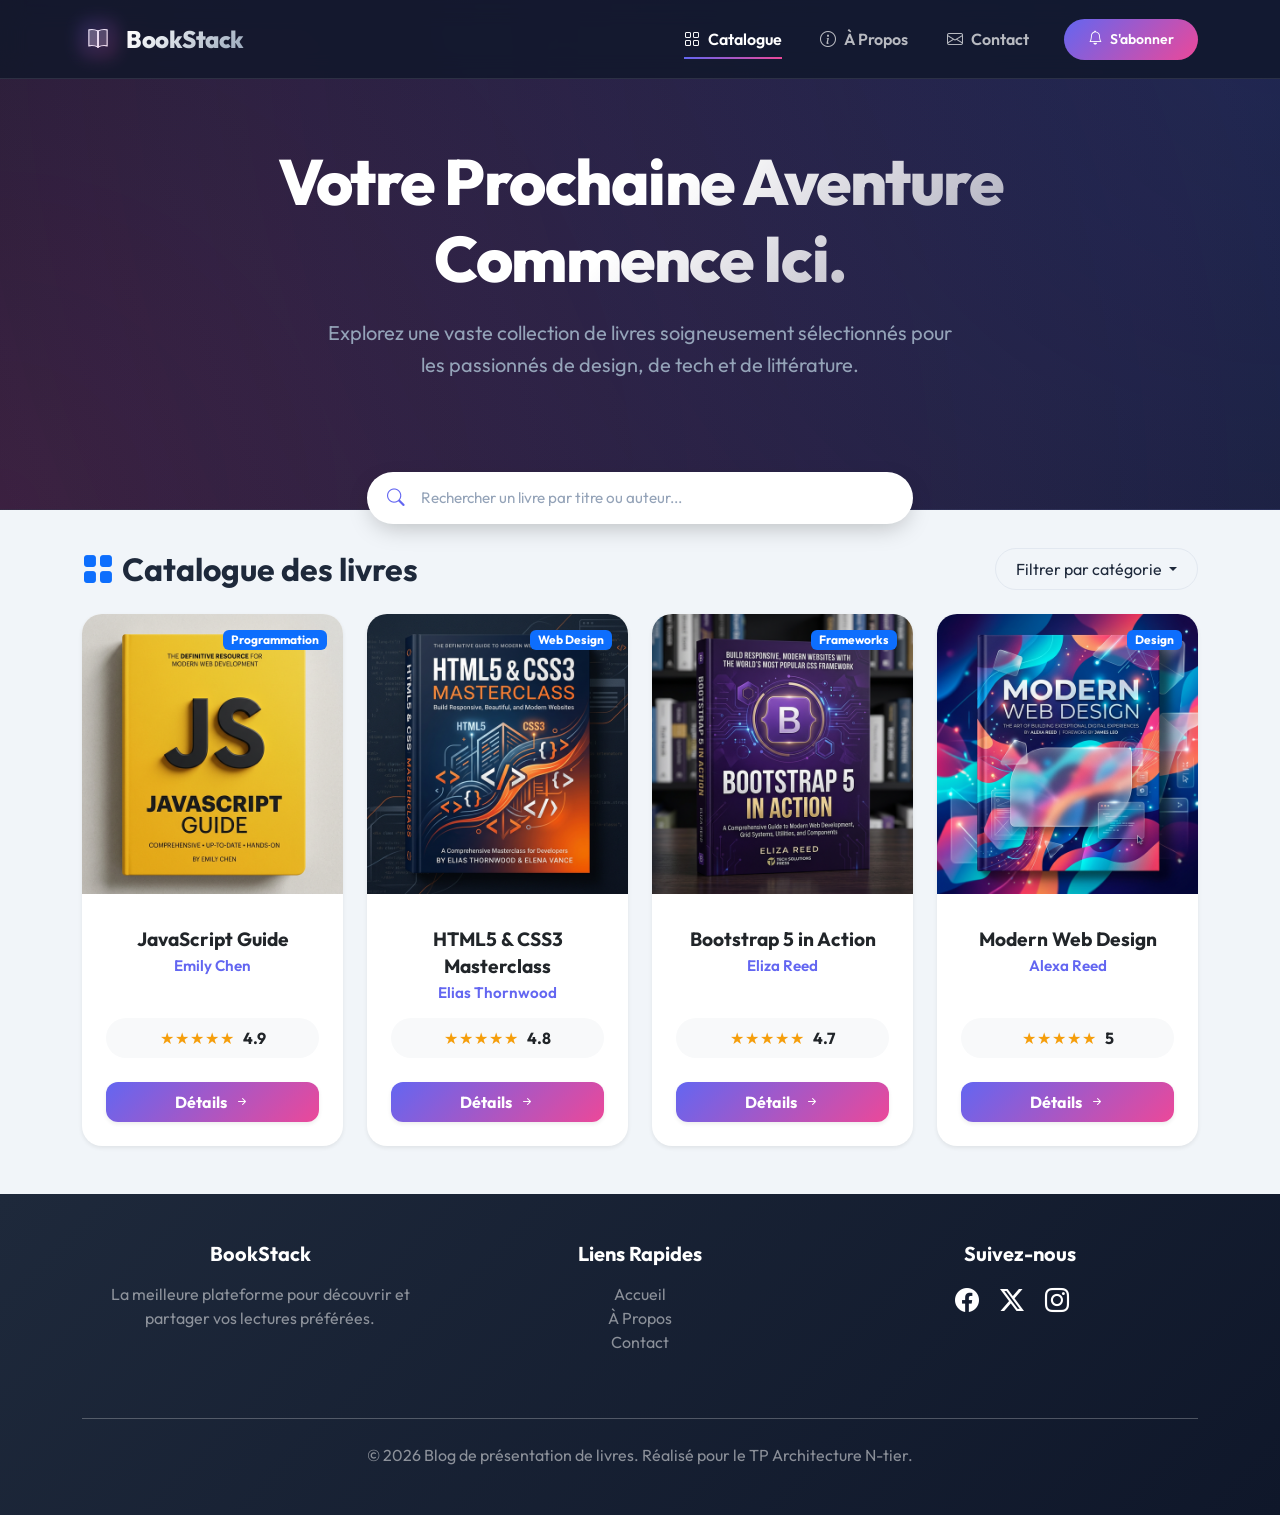
<file: index.html>
<!DOCTYPE html>
<html lang="fr">

<head>
    <meta charset="UTF-8">
    <meta name="viewport" content="width=device-width, initial-scale=1.0">
    <title>Mon Blog De Livres - Catalogue</title>
    <link href="https://cdn.jsdelivr.net/npm/bootstrap@5.3.0/dist/css/bootstrap.min.css" rel="stylesheet">
    <link rel="stylesheet" href="https://cdn.jsdelivr.net/npm/bootstrap-icons@1.11.1/font/bootstrap-icons.css">
    <link href="https://fonts.googleapis.com/css2?family=Outfit:wght@300;400;600;700&display=swap" rel="stylesheet">
    <link rel="stylesheet" href="css/style.css">
    <link rel="icon" type="image/svg+xml" href="favicon.svg">
</head>

<body>


    <nav class="navbar navbar-expand-lg navbar-dark fixed-top">
        <div class="container">
            <a class="navbar-brand" href="index.html">
                <div class="brand-logo-wrapper">
                    <div class="brand-logo-bg"></div>
                    <svg width="32" height="32" viewBox="0 0 56 56" fill="none" xmlns="http://www.w3.org/2000/svg">
                        <path d="M28 14 L28 42" stroke="white" stroke-width="3" stroke-linecap="round" />
                        <path d="M12 12 Q20 10 28 14 L28 42 Q20 38 12 40 Z" fill="rgba(255,255,255,0.3)" stroke="white"
                            stroke-width="2" />
                        <path d="M44 12 Q36 10 28 14 L28 42 Q36 38 44 40 Z" fill="rgba(255,255,255,0.2)" stroke="white"
                            stroke-width="2" />
                    </svg>
                </div>
                BookStack
            </a>
            <button class="navbar-toggler" type="button" data-bs-toggle="collapse" data-bs-target="#navbarNav">
                <span class="navbar-toggler-icon"></span>
            </button>
            <div class="collapse navbar-collapse" id="navbarNav">
                <ul class="navbar-nav ms-auto align-items-center">
                    <li class="nav-item"><a class="nav-link active" href="index.html"><i class="bi bi-grid me-2"></i>Catalogue</a></li>
                    <li class="nav-item"><a class="nav-link" href="about.html"><i class="bi bi-info-circle me-2"></i>À Propos</a></li>
                    <li class="nav-item"><a class="nav-link" href="contact.html"><i class="bi bi-envelope me-2"></i>Contact</a></li>
                    <li class="nav-item ms-lg-3">
                        <a href="#" class="btn btn-primary btn-sm rounded-pill px-4"><i class="bi bi-bell me-2"></i>S'abonner</a>
                    </li>
                </ul>
            </div>
        </div>
    </nav>

    <section class="hero-section">
        <div class="container mt-4">
            <h1 class="hero-title">Votre Prochaine Aventure <br> Commence Ici.</h1>
            <p class="hero-subtitle">Explorez une vaste collection de livres soigneusement sélectionnés pour les
                passionnés de design, de tech et de littérature.</p>
        </div>
    </section>


    <div class="search-wrapper">
        <div class="container">
            <div class="row justify-content-center">
                <div class="col-12 col-sm-10 col-md-8 col-lg-6">
                    <div class="search-box">
                        <span class="search-icon">
                            <i class="bi bi-search"></i>
                        </span>
                        <input type="text" id="search-input" class="search-field"
                            placeholder="Rechercher un livre par titre ou auteur...">
                    </div>
                </div>
            </div>
        </div>
    </div>


    <main class="container my-4">
        <div class="d-flex justify-content-between align-items-center mb-4 flex-wrap gap-3">
            <h2 class="fw-bold m-0">
                <i class="bi bi-grid-fill me-2 text-primary"></i>Catalogue des livres
            </h2>
            <div class="dropdown">
                <button class="btn btn-outline-secondary dropdown-toggle" type="button" data-bs-toggle="dropdown">
                    Filtrer par catégorie
                </button>
                <ul class="dropdown-menu">
                    <li><a class="dropdown-item category-filter" href="#" data-category="all">Toutes</a></li>
                    <li><a class="dropdown-item category-filter" href="#"
                            data-category="Programmation">Programmation</a></li>
                    <li><a class="dropdown-item category-filter" href="#" data-category="Web Design">Web Design</a></li>
                    <li><a class="dropdown-item category-filter" href="#" data-category="Frameworks">Frameworks</a></li>
                    <li><a class="dropdown-item category-filter" href="#" data-category="Design">Design</a></li>
                </ul>
            </div>
        </div>

        <section id="book-list" class="row g-4">
            <div class="text-center py-5">
                <div class="spinner-border text-primary" role="status"></div>
                <p class="mt-2">Chargement du catalogue...</p>
            </div>
        </section>
    </main>


    <footer class="text-white text-center py-5 mt-auto">
        <div class="container">
            <div class="row">
                <div class="col-md-4 mb-4">
                    <h5 class="fw-bold mb-3">BookStack</h5>
                    <p class="text-white-50">La meilleure plateforme pour découvrir et partager vos lectures préférées.
                    </p>
                </div>
                <div class="col-md-4 mb-4">
                    <h5 class="fw-bold mb-3">Liens Rapides</h5>
                    <ul class="list-unstyled">
                        <li><a href="index.html" class="text-white-50 text-decoration-none">Accueil</a></li>
                        <li><a href="about.html" class="text-white-50 text-decoration-none">À Propos</a></li>
                        <li><a href="contact.html" class="text-white-50 text-decoration-none">Contact</a></li>
                    </ul>
                </div>
                <div class="col-md-4 mb-4">
                    <h5 class="fw-bold mb-3">Suivez-nous</h5>
                    <div class="fs-4">
                        <i class="bi bi-facebook me-3"></i>
                        <i class="bi bi-twitter-x me-3"></i>
                        <i class="bi bi-instagram me-3"></i>
                    </div>
                </div>
            </div>
            <hr class="my-4 opacity-25">
            <p class="mb-0 text-white-50">&copy; 2026 Blog de présentation de livres. Réalisé pour le TP Architecture
                N-tier.</p>
        </div>
    </footer>

    <script src="https://cdn.jsdelivr.net/npm/bootstrap@5.3.0/dist/js/bootstrap.bundle.min.js"></script>
    <script src="js/app.js"></script>
</body>

</html>
</file>
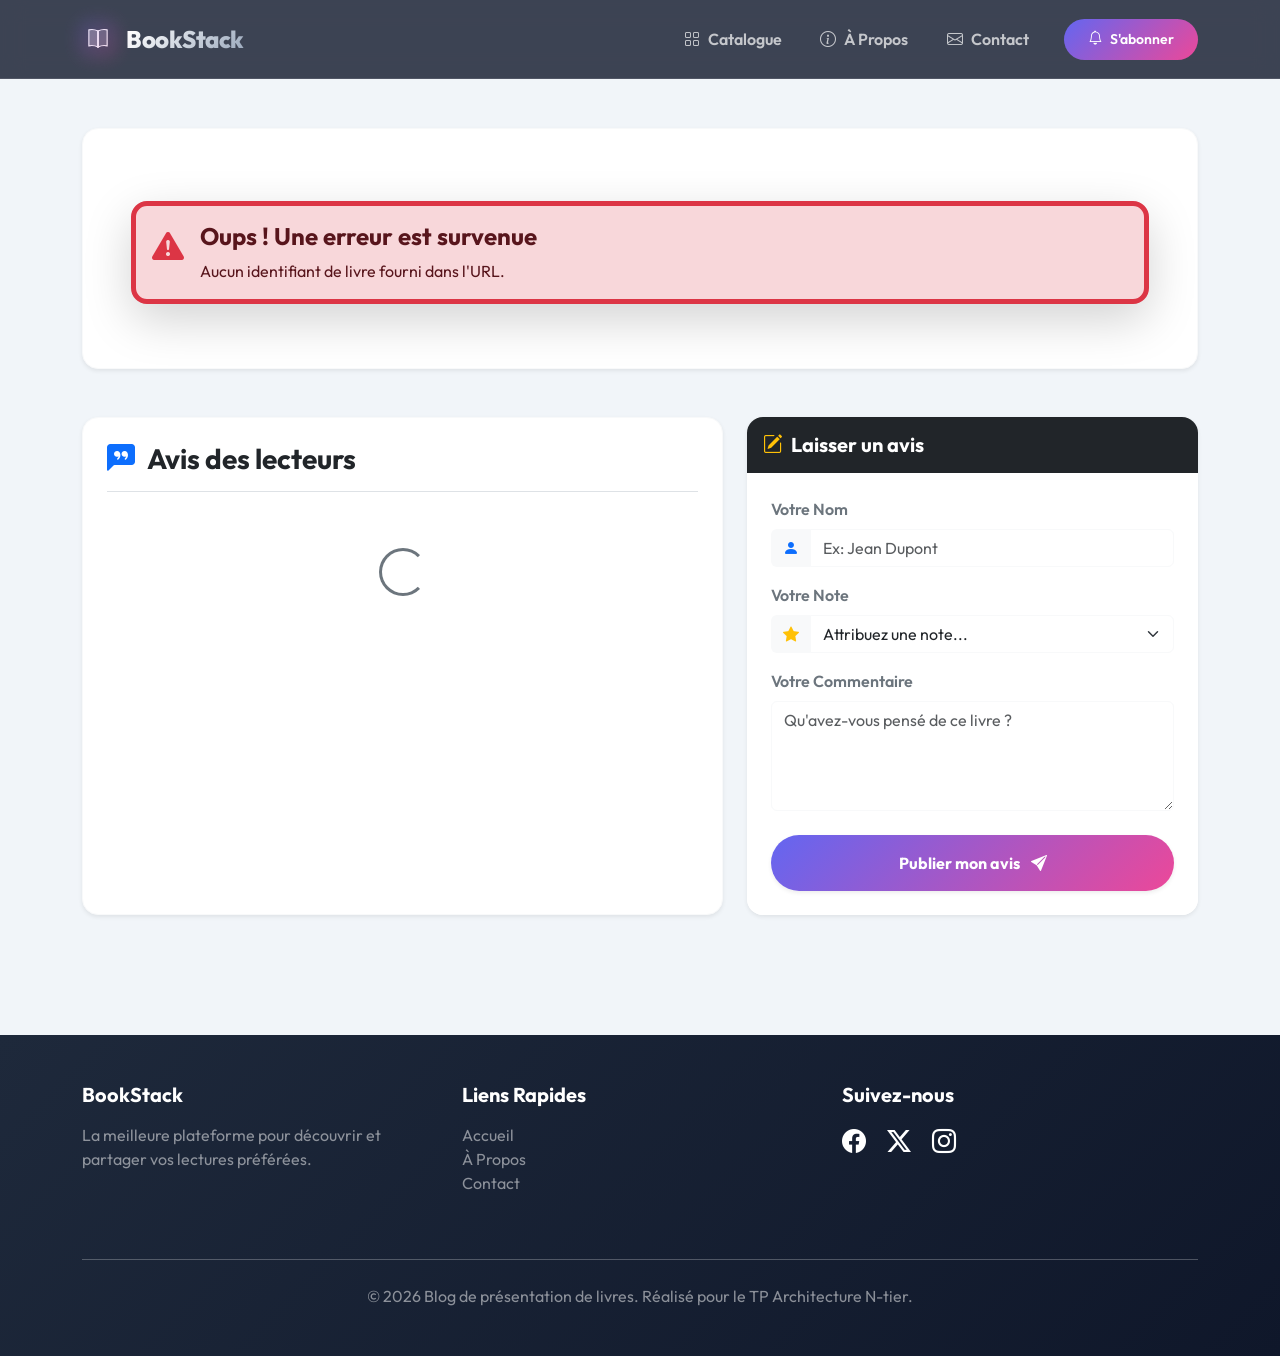
<file: book.html>
<!DOCTYPE html>
<html lang="fr">

<head>
    <meta charset="UTF-8">
    <meta name="viewport" content="width=device-width, initial-scale=1.0">
    <title>Détails du livre - BookStack</title>
    <link href="https://cdn.jsdelivr.net/npm/bootstrap@5.3.0/dist/css/bootstrap.min.css" rel="stylesheet">
    <link rel="stylesheet" href="https://cdn.jsdelivr.net/npm/bootstrap-icons@1.11.1/font/bootstrap-icons.css">
    <link href="https://fonts.googleapis.com/css2?family=Outfit:wght@300;400;600;700&display=swap" rel="stylesheet">
    <link rel="stylesheet" href="css/style.css">
    <link rel="icon" type="image/svg+xml" href="favicon.svg">
</head>

<body>


    <nav class="navbar navbar-expand-lg navbar-dark fixed-top">
        <div class="container">
            <a class="navbar-brand" href="index.html">
                <div class="brand-logo-wrapper">
                    <div class="brand-logo-bg"></div>
                    <svg width="32" height="32" viewBox="0 0 56 56" fill="none" xmlns="http://www.w3.org/2000/svg">
                        <path d="M28 14 L28 42" stroke="white" stroke-width="3" stroke-linecap="round" />
                        <path d="M12 12 Q20 10 28 14 L28 42 Q20 38 12 40 Z" fill="rgba(255,255,255,0.3)" stroke="white"
                            stroke-width="2" />
                        <path d="M44 12 Q36 10 28 14 L28 42 Q36 38 44 40 Z" fill="rgba(255,255,255,0.2)" stroke="white"
                            stroke-width="2" />
                    </svg>
                </div>
                BookStack
            </a>
            <button class="navbar-toggler" type="button" data-bs-toggle="collapse" data-bs-target="#navbarNav">
                <span class="navbar-toggler-icon"></span>
            </button>
            <div class="collapse navbar-collapse" id="navbarNav">
                <ul class="navbar-nav ms-auto align-items-center">
                    <li class="nav-item"><a class="nav-link" href="index.html"><i class="bi bi-grid me-2"></i>Catalogue</a></li>
                    <li class="nav-item"><a class="nav-link" href="about.html"><i class="bi bi-info-circle me-2"></i>À Propos</a></li>
                    <li class="nav-item"><a class="nav-link" href="contact.html"><i class="bi bi-envelope me-2"></i>Contact</a></li>
                    <li class="nav-item ms-lg-3">
                        <a href="#" class="btn btn-primary btn-sm rounded-pill px-4"><i class="bi bi-bell me-2"></i>S'abonner</a>
                    </li>
                </ul>
            </div>
        </div>
    </nav>

    <!-- Spacer pour le navbar fixed -->
    <div style="height: 80px;"></div>

    <!-- MAIN -->
    <main class="container my-5 flex-grow-1">

        <section id="book-details" class="bg-white p-4 p-md-5 rounded-4 shadow-sm mb-5 border border-light">
            <div class="text-center py-5">
                <div class="spinner-border text-primary" role="status" style="width: 3rem; height: 3rem;">
                    <span class="visually-hidden">Chargement...</span>
                </div>
                <p class="mt-3 text-secondary fw-semibold">Chargement des informations du livre...</p>
            </div>
        </section>

        <div class="row g-4 pb-5">


            <div class="col-lg-7 mb-4">
                <div class="bg-white p-4 rounded-4 shadow-sm h-100 border border-light">
                    <h3 class="mb-4 text-dark border-bottom pb-3 fw-bold">
                        <i class="bi bi-chat-left-quote-fill text-primary me-2"></i>
                        Avis des lecteurs
                    </h3>
                    <div id="reviews-list" class="p-2">
                        <div class="text-center py-4">
                            <div class="spinner-border spinner-border-sm text-secondary" role="status"></div>
                        </div>
                    </div>
                </div>
            </div>

            <!-- Formulaire -->
            <div class="col-lg-5 mb-4">
                <div class="card shadow-sm border-0 rounded-4 overflow-hidden h-100">
                    <div class="card-header bg-dark text-white p-3 border-0">
                        <h5 class="mb-0 fw-bold"><i class="bi bi-pencil-square text-warning me-2"></i>Laisser un avis
                        </h5>
                    </div>
                    <div class="card-body bg-white p-4">
                        <form id="add-review-form">
                            <div class="mb-3">
                                <label for="userName" class="form-label text-secondary fw-semibold">Votre Nom</label>
                                <div class="input-group">
                                    <span class="input-group-text bg-light text-primary border-0"><i
                                            class="bi bi-person-fill"></i></span>
                                    <input type="text" class="form-control border-light" id="userName"
                                        placeholder="Ex: Jean Dupont" required>
                                </div>
                            </div>
                            <div class="mb-3">
                                <label for="userRating" class="form-label text-secondary fw-semibold">Votre Note</label>
                                <div class="input-group">
                                    <span class="input-group-text bg-light text-warning border-0"><i
                                            class="bi bi-star-fill"></i></span>
                                    <select class="form-select border-light" id="userRating" required>
                                        <option value="" disabled selected>Attribuez une note...</option>
                                        <option value="5">5 - Excellent chef-d'œuvre !</option>
                                        <option value="4">4 - Très bon livre</option>
                                        <option value="3">3 - Correct, sans plus</option>
                                        <option value="2">2 - Décevant</option>
                                        <option value="1">1 - Je n'ai pas aimé du tout</option>
                                    </select>
                                </div>
                            </div>
                            <div class="mb-4">
                                <label for="userComment" class="form-label text-secondary fw-semibold">Votre
                                    Commentaire</label>
                                <textarea class="form-control border-light" id="userComment" rows="4"
                                    placeholder="Qu'avez-vous pensé de ce livre ?" required></textarea>
                            </div>
                            <button type="submit" class="btn btn-primary w-100 rounded-pill py-3 shadow-sm fw-bold">
                                Publier mon avis <i class="bi bi-send-fill ms-2"></i>
                            </button>
                        </form>
                        <div id="form-feedback"></div>
                    </div>
                </div>
            </div>

        </div>
    </main>


    <footer class="text-white text-center py-5 mt-auto">
        <div class="container">
            <div class="row text-start">
                <div class="col-md-4 mb-4">
                    <h5 class="fw-bold mb-3">BookStack</h5>
                    <p class="text-white-50">La meilleure plateforme pour découvrir et partager vos lectures préférées.
                    </p>
                </div>
                <div class="col-md-4 mb-4">
                    <h5 class="fw-bold mb-3">Liens Rapides</h5>
                    <ul class="list-unstyled">
                        <li><a href="index.html" class="text-white-50 text-decoration-none">Accueil</a></li>
                        <li><a href="about.html" class="text-white-50 text-decoration-none">À Propos</a></li>
                        <li><a href="contact.html" class="text-white-50 text-decoration-none">Contact</a></li>
                    </ul>
                </div>
                <div class="col-md-4 mb-4">
                    <h5 class="fw-bold mb-3">Suivez-nous</h5>
                    <div class="fs-4">
                        <i class="bi bi-facebook me-3"></i>
                        <i class="bi bi-twitter-x me-3"></i>
                        <i class="bi bi-instagram me-3"></i>
                    </div>
                </div>
            </div>
            <hr class="my-4 opacity-25">
            <p class="mb-0 text-white-50">&copy; 2026 Blog de présentation de livres. Réalisé pour le TP Architecture
                N-tier.</p>
        </div>
    </footer>

    <script src="https://cdn.jsdelivr.net/npm/bootstrap@5.3.0/dist/js/bootstrap.bundle.min.js"></script>
    <script src="js/app.js"></script>
</body>

</html>
</file>
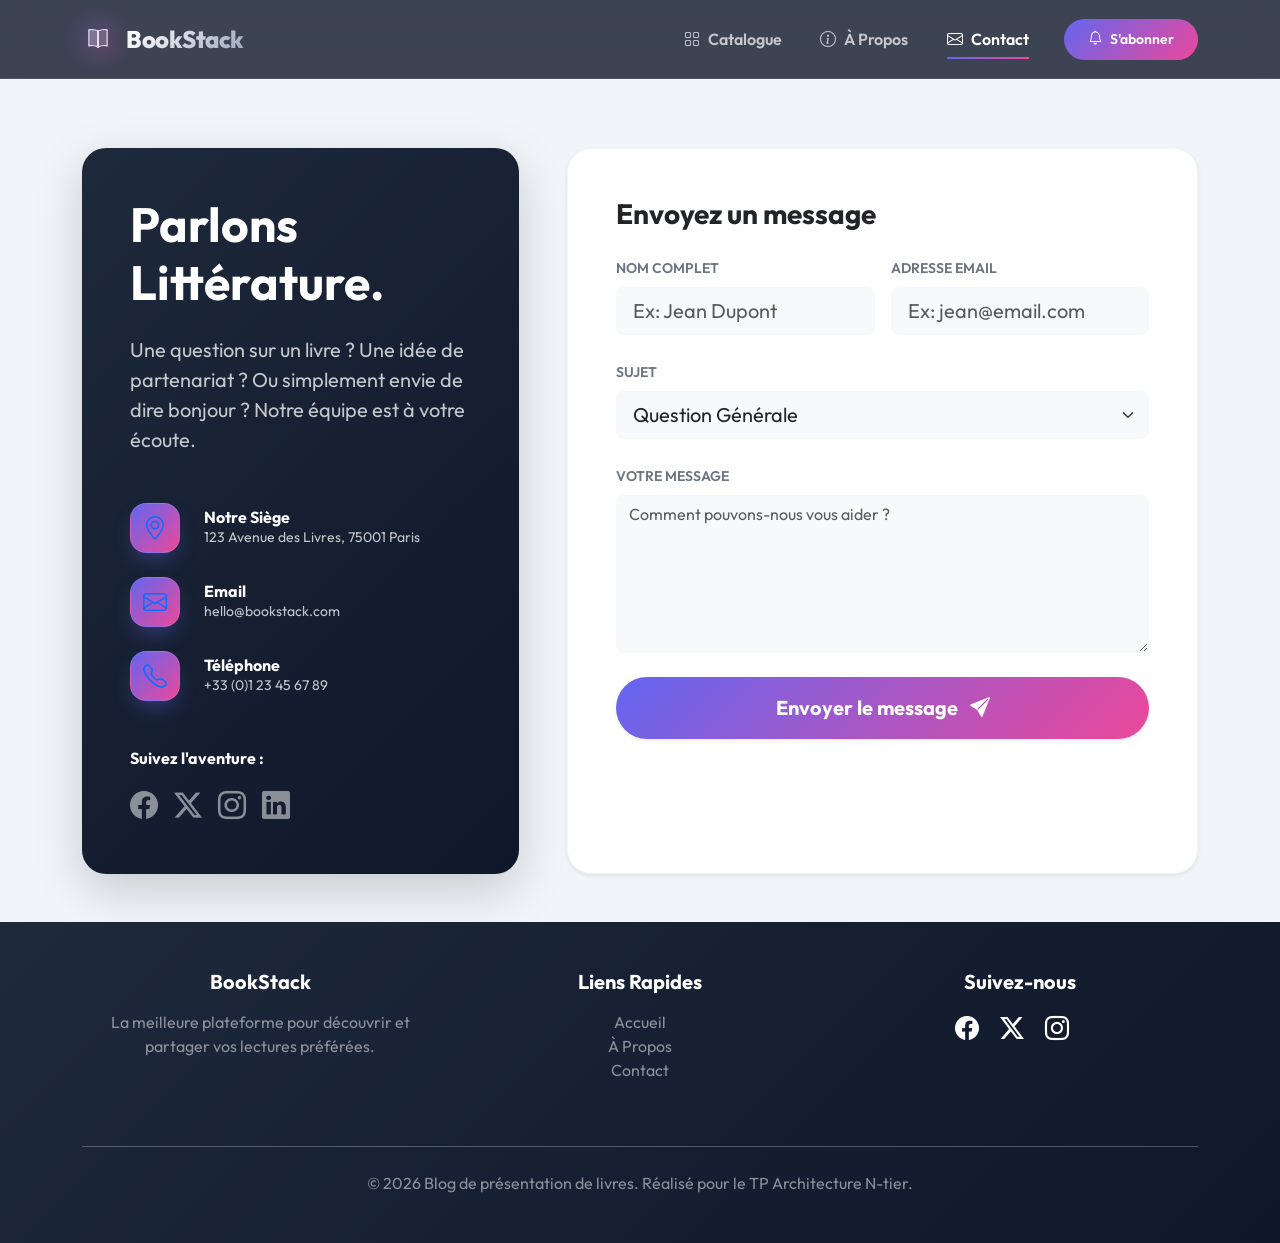
<file: contact.html>
<!DOCTYPE html>
<html lang="fr">

<head>
    <meta charset="UTF-8">
    <meta name="viewport" content="width=device-width, initial-scale=1.0">
    <title>Contact - BookStack</title>
    <link href="https://cdn.jsdelivr.net/npm/bootstrap@5.3.0/dist/css/bootstrap.min.css" rel="stylesheet">
    <link rel="stylesheet" href="https://cdn.jsdelivr.net/npm/bootstrap-icons@1.11.1/font/bootstrap-icons.css">
    <link href="https://fonts.googleapis.com/css2?family=Outfit:wght@300;400;600;700&display=swap" rel="stylesheet">
    <link rel="stylesheet" href="css/style.css">
    <link rel="icon" type="image/svg+xml" href="favicon.svg">
</head>

<body>

    <nav class="navbar navbar-expand-lg navbar-dark fixed-top">
        <div class="container">
            <a class="navbar-brand" href="index.html">
                <div class="brand-logo-wrapper">
                    <div class="brand-logo-bg"></div>
                    <svg width="32" height="32" viewBox="0 0 56 56" fill="none" xmlns="http://www.w3.org/2000/svg">
                        <path d="M28 14 L28 42" stroke="white" stroke-width="3" stroke-linecap="round" />
                        <path d="M12 12 Q20 10 28 14 L28 42 Q20 38 12 40 Z" fill="rgba(255,255,255,0.3)" stroke="white"
                            stroke-width="2" />
                        <path d="M44 12 Q36 10 28 14 L28 42 Q36 38 44 40 Z" fill="rgba(255,255,255,0.2)" stroke="white"
                            stroke-width="2" />
                    </svg>
                </div>
                BookStack
            </a>
            <button class="navbar-toggler" type="button" data-bs-toggle="collapse" data-bs-target="#navbarNav">
                <span class="navbar-toggler-icon"></span>
            </button>
            <div class="collapse navbar-collapse" id="navbarNav">
                <ul class="navbar-nav ms-auto align-items-center">
                    <li class="nav-item"><a class="nav-link" href="index.html"><i class="bi bi-grid me-2"></i>Catalogue</a></li>
                    <li class="nav-item"><a class="nav-link" href="about.html"><i class="bi bi-info-circle me-2"></i>À Propos</a></li>
                    <li class="nav-item"><a class="nav-link active" href="contact.html"><i class="bi bi-envelope me-2"></i>Contact</a></li>
                    <li class="nav-item ms-lg-3">
                        <a href="#" class="btn btn-primary btn-sm rounded-pill px-4"><i class="bi bi-bell me-2"></i>S'abonner</a>
                    </li>
                </ul>
            </div>
        </div>
    </nav>


    <div style="height: 100px;"></div>

    <main class="container my-5">
        <div class="row g-5 align-items-stretch">

            <div class="col-lg-5">
                <div class="contact-info-card shadow-lg">
                    <h2 class="display-5 fw-bold mb-4">Parlons Littérature.</h2>
                    <p class="opacity-75 mb-5 fs-5">
                        Une question sur un livre ? Une idée de partenariat ? Ou simplement envie de dire bonjour ?
                        Notre équipe est à votre écoute.
                    </p>

                    <div class="d-flex align-items-center gap-4 mb-4">
                        <div class="icon-box mb-0 bg-white bg-opacity-10 border border-white border-opacity-10"
                            style="width: 50px; height: 50px;">
                            <i class="bi bi-geo-alt text-primary"></i>
                        </div>
                        <div>
                            <h6 class="mb-0 fw-bold">Notre Siège</h6>
                            <p class="small opacity-75 mb-0">123 Avenue des Livres, 75001 Paris</p>
                        </div>
                    </div>

                    <div class="d-flex align-items-center gap-4 mb-4">
                        <div class="icon-box mb-0 bg-white bg-opacity-10 border border-white border-opacity-10"
                            style="width: 50px; height: 50px;">
                            <i class="bi bi-envelope text-primary"></i>
                        </div>
                        <div>
                            <h6 class="mb-0 fw-bold">Email</h6>
                            <p class="small opacity-75 mb-0">hello@bookstack.com</p>
                        </div>
                    </div>

                    <div class="d-flex align-items-center gap-4 mb-5">
                        <div class="icon-box mb-0 bg-white bg-opacity-10 border border-white border-opacity-10"
                            style="width: 50px; height: 50px;">
                            <i class="bi bi-telephone text-primary"></i>
                        </div>
                        <div>
                            <h6 class="mb-0 fw-bold">Téléphone</h6>
                            <p class="small opacity-75 mb-0">+33 (0)1 23 45 67 89</p>
                        </div>
                    </div>

                    <div class="mt-auto">
                        <h6 class="mb-3 fw-bold">Suivez l'aventure :</h6>
                        <div class="fs-3 d-flex gap-3">
                            <a href="#" class="text-white opacity-50 opacity-100-hover transition-all"><i
                                    class="bi bi-facebook"></i></a>
                            <a href="#" class="text-white opacity-50 opacity-100-hover transition-all"><i
                                    class="bi bi-twitter-x"></i></a>
                            <a href="#" class="text-white opacity-50 opacity-100-hover transition-all"><i
                                    class="bi bi-instagram"></i></a>
                            <a href="#" class="text-white opacity-50 opacity-100-hover transition-all"><i
                                    class="bi bi-linkedin"></i></a>
                        </div>
                    </div>
                </div>
            </div>


            <div class="col-lg-7">
                <div class="contact-form-card shadow-sm h-100">
                    <h3 class="fw-bold mb-4 text-dark">Envoyez un message</h3>
                    <form id="contact-form">
                        <div class="row g-3 mb-4">
                            <div class="col-md-6">
                                <label class="form-label fw-semibold text-secondary small text-uppercase">Nom
                                    Complet</label>
                                <input type="text" class="form-control form-control-lg border-light bg-light rounded-3"
                                    placeholder="Ex: Jean Dupont" required>
                            </div>
                            <div class="col-md-6">
                                <label class="form-label fw-semibold text-secondary small text-uppercase">Adresse
                                    Email</label>
                                <input type="email" class="form-control form-control-lg border-light bg-light rounded-3"
                                    placeholder="Ex: jean@email.com" required>
                            </div>
                        </div>
                        <div class="mb-4">
                            <label class="form-label fw-semibold text-secondary small text-uppercase">Sujet</label>
                            <select class="form-select form-select-lg border-light bg-light rounded-3">
                                <option selected>Question Générale</option>
                                <option>Sugesstion Littéraire</option>
                                <option>Problème Technique</option>
                                <option>Partenariat</option>
                            </select>
                        </div>
                        <div class="mb-4">
                            <label class="form-label fw-semibold text-secondary small text-uppercase">Votre
                                Message</label>
                            <textarea class="form-control border-light bg-light rounded-3" rows="6"
                                placeholder="Comment pouvons-nous vous aider ?" required></textarea>
                        </div>
                        <button type="submit" class="btn btn-primary btn-lg w-100 rounded-pill py-3 shadow-sm fw-bold">
                            Envoyer le message <i class="bi bi-send-fill ms-2"></i>
                        </button>
                    </form>
                    <div id="contact-feedback" class="mt-4"></div>
                </div>
            </div>
        </div>
    </main>


    <footer class="text-white text-center py-5 mt-auto">
        <div class="container">
            <div class="row">
                <div class="col-md-4 mb-4">
                    <h5 class="fw-bold mb-3">BookStack</h5>
                    <p class="text-white-50">La meilleure plateforme pour découvrir et partager vos lectures préférées.
                    </p>
                </div>
                <div class="col-md-4 mb-4">
                    <h5 class="fw-bold mb-3">Liens Rapides</h5>
                    <ul class="list-unstyled">
                        <li><a href="index.html" class="text-white-50 text-decoration-none">Accueil</a></li>
                        <li><a href="about.html" class="text-white-50 text-decoration-none">À Propos</a></li>
                        <li><a href="contact.html" class="text-white-50 text-decoration-none">Contact</a></li>
                    </ul>
                </div>
                <div class="col-md-4 mb-4">
                    <h5 class="fw-bold mb-3">Suivez-nous</h5>
                    <div class="fs-4">
                        <i class="bi bi-facebook me-3"></i>
                        <i class="bi bi-twitter-x me-3"></i>
                        <i class="bi bi-instagram me-3"></i>
                    </div>
                </div>
            </div>
            <hr class="my-4 opacity-25">
            <p class="mb-0 text-white-50">&copy; 2026 Blog de présentation de livres. Réalisé pour le TP Architecture
                N-tier.</p>
        </div>
    </footer>

    <script src="https://cdn.jsdelivr.net/npm/bootstrap@5.3.0/dist/js/bootstrap.bundle.min.js"></script>
    <script>
        document.getElementById('contact-form').addEventListener('submit', function (e) {
            e.preventDefault();
            const feedback = document.getElementById('contact-feedback');
            feedback.innerHTML = `
                <div class="alert alert-success border-0 shadow-sm rounded-4 py-3 animate-fadeIn">
                    <div class="d-flex align-items-center">
                        <i class="bi bi-check-circle-fill me-3 fs-4"></i>
                        <div>
                            <strong>Message envoyé !</strong> Nous vous répondrons dans les plus brefs délais.
                        </div>
                    </div>
                </div>
            `;
            this.reset();
        });
    </script>
</body>

</html>
</file>
<file: css/style.css>
@import url('https://fonts.googleapis.com/css2?family=Outfit:wght@300;400;600;700&display=swap');

:root {
    --primary-color: #6366f1;
    --primary-hover: #4f46e5;
    --secondary-color: #ec4899;
    --dark-bg: #0f172a;
    --card-bg: #ffffff;
    --text-main: #1e293b;
    --text-muted: #64748b;
    --glass-bg: rgba(255, 255, 255, 0.7);
    --glass-border: rgba(255, 255, 255, 0.3);
}

* {
    margin: 0;
    padding: 0;
    box-sizing: border-box;
}

body {
    display: flex;
    flex-direction: column;
    min-height: 100vh;
    background-color: #f1f5f9;
    font-family: 'Outfit', sans-serif;
    color: var(--text-main);
}

/*  HEADER & NAVBAR COMBINED */
.navbar {
    background: rgba(15, 23, 42, 0.8) !important;
    backdrop-filter: blur(12px);
    -webkit-backdrop-filter: blur(12px);
    border-bottom: 1px solid rgba(255, 255, 255, 0.1);
    padding: 1rem 0;
    transition: all 0.4s ease;
}

.navbar-brand {
    font-size: 1.5rem;
    font-weight: 800 !important;
    letter-spacing: -0.5px;
    background: linear-gradient(135deg, #fff 30%, #94a3b8 100%);
    -webkit-background-clip: text;
    background-clip: text;
    -webkit-text-fill-color: transparent;
    display: flex;
    align-items: center;
}

.brand-logo-wrapper {
    position: relative;
    display: flex;
    align-items: center;
    justify-content: center;
    margin-right: 12px;
}

.brand-logo-bg {
    position: absolute;
    width: 40px;
    height: 40px;
    background: linear-gradient(135deg, var(--primary-color), var(--secondary-color));
    border-radius: 12px;
    opacity: 0.2;
    filter: blur(8px);
    animation: pulse 3s infinite;
}

@keyframes pulse {
    0% { transform: scale(1); opacity: 0.2; }
    50% { transform: scale(1.2); opacity: 0.4; }
    100% { transform: scale(1); opacity: 0.2; }
}

.nav-link {
    font-weight: 600;
    padding: 0.5rem 1.2rem !important;
    color: rgba(255, 255, 255, 0.7) !important;
    transition: all 0.3s cubic-bezier(0.4, 0, 0.2, 1);
    position: relative;
}

.nav-link::after {
    content: '';
    position: absolute;
    bottom: 0;
    left: 1.2rem;
    right: 1.2rem;
    height: 2px;
    background: linear-gradient(90deg, var(--primary-color), var(--secondary-color));
    transform: scaleX(0);
    transition: transform 0.3s ease;
}

.nav-link:hover {
    color: #fff !important;
    transform: translateY(-1px);
}

.nav-link:hover::after {
    transform: scaleX(1);
}

.nav-link.active {
    color: #fff !important;
}

.nav-link.active::after {
    transform: scaleX(1);
}

/* HERO SECTION (replaces header on index) */
.hero-section {
    background: radial-gradient(circle at top right, rgba(99, 102, 241, 0.2), transparent),
                radial-gradient(circle at bottom left, rgba(236, 72, 153, 0.2), transparent),
                var(--dark-bg);
    padding: 120px 0 80px;
    text-align: center;
    color: white;
    border-bottom: 1px solid rgba(255, 255, 255, 0.05);
}

.hero-title {
    font-size: 4rem;
    font-weight: 800;
    margin-bottom: 1.2rem;
    background: linear-gradient(135deg, #fff 50%, rgba(255,255,255,0.4) 100%);
    -webkit-background-clip: text;
    background-clip: text;
    -webkit-text-fill-color: transparent;
    letter-spacing: -1.5px;
}

.hero-subtitle {
    font-size: 1.25rem;
    color: #94a3b8;
    max-width: 650px;
    margin: 0 auto 3rem;
    line-height: 1.6;
}

/* SEARCH BAR INTEGRATION */
.search-wrapper {
    margin-top: -38px;
    position: relative;
    z-index: 100;
}

.search-box {
    display: flex;
    align-items: center;
    background: #ffffff;
    border-radius: 50px;
    box-shadow: 0 8px 24px -6px rgba(0, 0, 0, 0.25);
    overflow: hidden;
    /* Hauteur fixe pour éviter les décalages */
    height: 52px;
}

.search-icon {
    display: flex;
    align-items: center;
    padding: 0 16px 0 20px;
    color: var(--primary-color);
    font-size: 1.1rem;
    flex-shrink: 0;
}

.search-field {
    flex: 1;
    border: none;
    outline: none;
    font-family: 'Outfit', sans-serif;
    font-size: 0.95rem;
    color: var(--text-main);
    background: transparent;
    padding: 0 20px 0 0;
    height: 100%;
}

.search-field::placeholder {
    color: #94a3b8;
}

/* BOOK CARDS */
.book-card {
    transition: all 0.4s cubic-bezier(0.4, 0, 0.2, 1);
    border: none;
    border-radius: 20px;
    overflow: hidden;
    height: 100%;
    background: var(--card-bg);
    box-shadow: 0 4px 6px -1px rgb(0 0 0 / 0.1), 0 2px 4px -2px rgb(0 0 0 / 0.1);
}

.book-card:hover {
    transform: translateY(-8px);
    box-shadow: 0 25px 30px -12px rgba(0, 0, 0, 0.2);
}

.book-card .card-img-top {
    height: 280px;
    object-fit: cover;
    transition: transform 0.5s ease;
}

.book-card:hover .card-img-top {
    transform: scale(1.03);
}

.card-body {
    padding: 1.5rem;
}

.card-title {
    font-weight: 700;
    font-size: 1.2rem;
    margin-bottom: 0.5rem;
    line-height: 1.4;
}

.card-subtitle {
    color: var(--primary-color) !important;
    font-weight: 600;
    font-size: 0.95rem;
}

.card-text {
    color: var(--text-muted);
    font-size: 0.9rem;
    margin: 0.75rem 0;
}

/* Badge catégorie */
.badge-category {
    background: linear-gradient(135deg, var(--primary-color), var(--secondary-color));
    font-size: 0.7rem;
    padding: 5px 12px;
    border-radius: 50px;
    display: inline-block;
    color: white;
    font-weight: 600;
    letter-spacing: 0.3px;
}

/* DETAIL PAGE */
.book-detail-img {
    border-radius: 24px;
    box-shadow: 0 25px 50px -12px rgb(0 0 0 / 0.25);
    transition: transform 0.3s ease;
    max-height: 480px;
    object-fit: cover;
    width: 100%;
}

.book-detail-img:hover {
    transform: rotate(-1deg) scale(1.01);
}

.glass-card {
    background: var(--glass-bg);
    backdrop-filter: blur(10px);
    border: 1px solid var(--glass-border);
    border-radius: 24px;
}

/*  REVIEWS — étoiles corrigées*/
.review-item {
    background: white;
    border-radius: 16px;
    padding: 20px;
    margin-bottom: 16px;
    box-shadow: 0 1px 3px 0 rgb(0 0 0 / 0.1);
    border-left: 6px solid var(--primary-color);
    animation: slideIn 0.5s ease-out;
}

/* Étoiles plein / vides bien distinctes */
.stars-full {
    color: #f59e0b;          /* ambre-400 */
    font-size: 1rem;
    letter-spacing: 1px;
    line-height: 1;
}

.stars-empty {
    color: #cbd5e1;          /* gris clair */
    font-size: 1rem;
    letter-spacing: 1px;
    line-height: 1;
}

/* Conteneur étoiles groupé */
.star-rating {
    display: inline-flex;
    align-items: center;
    gap: 0;
}

@keyframes slideIn {
    from {
        opacity: 0;
        transform: translateX(-20px);
    }
    to {
        opacity: 1;
        transform: translateX(0);
    }
}

/*  BUTTONS */
.btn-primary {
    background: linear-gradient(135deg, var(--primary-color), var(--secondary-color));
    border: none;
    border-radius: 12px;
    padding: 10px 24px;
    font-weight: 600;
    transition: all 0.3s ease;
}

.btn-primary:hover {
    transform: translateY(-2px);
    box-shadow: 0 10px 20px -8px var(--primary-color);
    background: linear-gradient(135deg, var(--primary-hover), #db2777);
}

.btn-outline-secondary {
    border-radius: 50px;
    padding: 8px 20px;
    border-color: #e2e8f0;
    color: var(--text-main);
}

.btn-outline-secondary:hover {
    background: var(--primary-color);
    border-color: var(--primary-color);
}

/* FOOTER */
footer {
    background: linear-gradient(135deg, #1e293b, #0f172a) !important;
    color: white;
    margin-top: auto;
}

footer a:hover {
    color: var(--primary-color) !important;
    text-decoration: underline !important;
}

/* DROPDOWN */
.dropdown-menu {
    border: none;
    border-radius: 16px;
    box-shadow: 0 20px 25px -5px rgba(0, 0, 0, 0.2);
    padding: 8px;
}

.dropdown-item {
    border-radius: 10px;
    padding: 8px 16px;
    transition: all 0.2s ease;
}

.dropdown-item:hover {
    background: linear-gradient(135deg, var(--primary-color), var(--secondary-color));
    color: white;
    transform: translateX(5px);
}

/* RESPONSIVE*/
@media (max-width: 991px) {
    .navbar-collapse {
        background: rgba(15, 23, 42, 0.95);
        margin: 1rem -1rem -1rem;
        padding: 1.5rem;
        border-radius: 0 0 20px 20px;
        backdrop-filter: blur(20px);
    }
}

@media (max-width: 768px) {
    .hero-title {
        font-size: 2.5rem;
    }

    .hero-section {
        padding: 100px 0 60px;
    }

    .book-card .card-img-top {
        height: 220px;
    }
}

/* ABOUT PAGE SPECIFIC */
.icon-box {
    width: 64px;
    height: 64px;
    background: linear-gradient(135deg, var(--primary-color), var(--secondary-color));
    border-radius: 16px;
    display: flex;
    align-items: center;
    justify-content: center;
    font-size: 1.5rem;
    color: white;
    margin-bottom: 1.5rem;
    box-shadow: 0 10px 20px -5px rgba(99, 102, 241, 0.4);
}

.stat-card {
    background: white;
    padding: 2rem;
    border-radius: 24px;
    text-align: center;
    border: 1px solid #f1f5f9;
    transition: all 0.3s ease;
}

.stat-card:hover {
    transform: translateY(-5px);
    box-shadow: 0 20px 25px -5px rgba(0, 0, 0, 0.05);
}

.stat-number {
    font-size: 2.5rem;
    font-weight: 800;
    background: linear-gradient(135deg, var(--primary-color), var(--secondary-color));
    -webkit-background-clip: text;
    background-clip: text;
    -webkit-text-fill-color: transparent;
}

/* CONTACT PAGE SPECIFIC */
.contact-info-card {
    background: linear-gradient(135deg, #1e293b, #0f172a);
    color: white;
    padding: 3rem;
    border-radius: 24px;
    height: 100%;
}

.contact-form-card {
    background: white;
    padding: 3rem;
    border-radius: 24px;
    border: 1px solid #f1f5f9;
    box-shadow: 0 10px 30px -10px rgba(0, 0, 0, 0.05);
}

.form-control:focus, .form-select:focus {
    border-color: var(--primary-color);
    box-shadow: 0 0 0 4px rgba(99, 102, 241, 0.1);
}

/* ANIMATIONS */
.spinner-border {
    width: 3rem;
    height: 3rem;
}

#book-list {
    animation: fadeIn 0.8s ease-out;
}

@keyframes fadeIn {
    from {
        opacity: 0;
        transform: translateY(20px);
    }
    to {
        opacity: 1;
        transform: translateY(0);
    }
}
</file>
